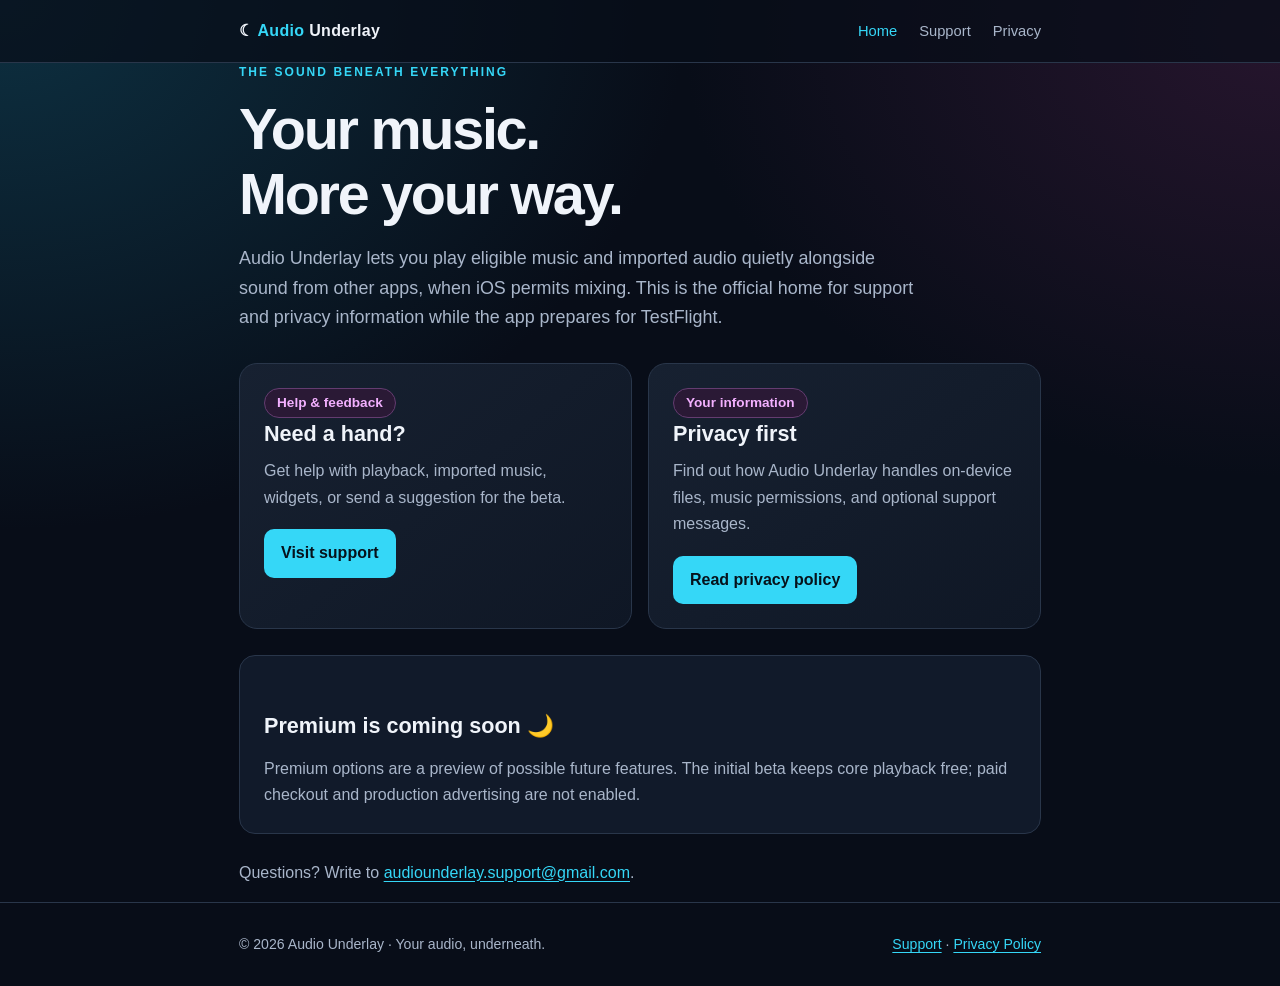
<file: index.html>
<!doctype html>
<html lang="en">
<head>
  <meta charset="utf-8">
  <meta name="viewport" content="width=device-width,initial-scale=1">
  <meta name="color-scheme" content="dark">
  <meta name="description" content="Audio Underlay: support and privacy information.">
  <title>Home | Audio Underlay</title>
  <link rel="stylesheet" href="style.css">
</head>
<body>
<header><div class="container"><a class="brand" href="./">☾ <span>Audio</span> Underlay</a><nav aria-label="Main navigation"><a href="./" aria-current="page">Home</a><a href="support.html" >Support</a><a href="privacy.html" >Privacy</a></nav></div></header>
<main class="container">
<p class="eyebrow">The sound beneath everything</p>
<h1>Your music.<br>More your way.</h1>
<p class="lead">Audio Underlay lets you play eligible music and imported audio quietly alongside sound from other apps, when iOS permits mixing. This is the official home for support and privacy information while the app prepares for TestFlight.</p>
<div class="cards">
  <section class="card"><span class="pill">Help & feedback</span><h2>Need a hand?</h2><p>Get help with playback, imported music, widgets, or send a suggestion for the beta.</p><a class="button" href="support.html">Visit support</a></section>
  <section class="card"><span class="pill">Your information</span><h2>Privacy first</h2><p>Find out how Audio Underlay handles on-device files, music permissions, and optional support messages.</p><a class="button" href="privacy.html">Read privacy policy</a></section>
</div>
<section class="panel"><h2>Premium is coming soon 🌙</h2><p>Premium options are a preview of possible future features. The initial beta keeps core playback free; paid checkout and production advertising are not enabled.</p></section>
<p>Questions? Write to <a href="mailto:audiounderlay.support@gmail.com">audiounderlay.support@gmail.com</a>.</p>
</main><footer><div class="container"><span>© 2026 Audio Underlay · Your audio, underneath.</span><span><a href="support.html">Support</a> · <a href="privacy.html">Privacy Policy</a></span></div></footer></body></html>
</file>
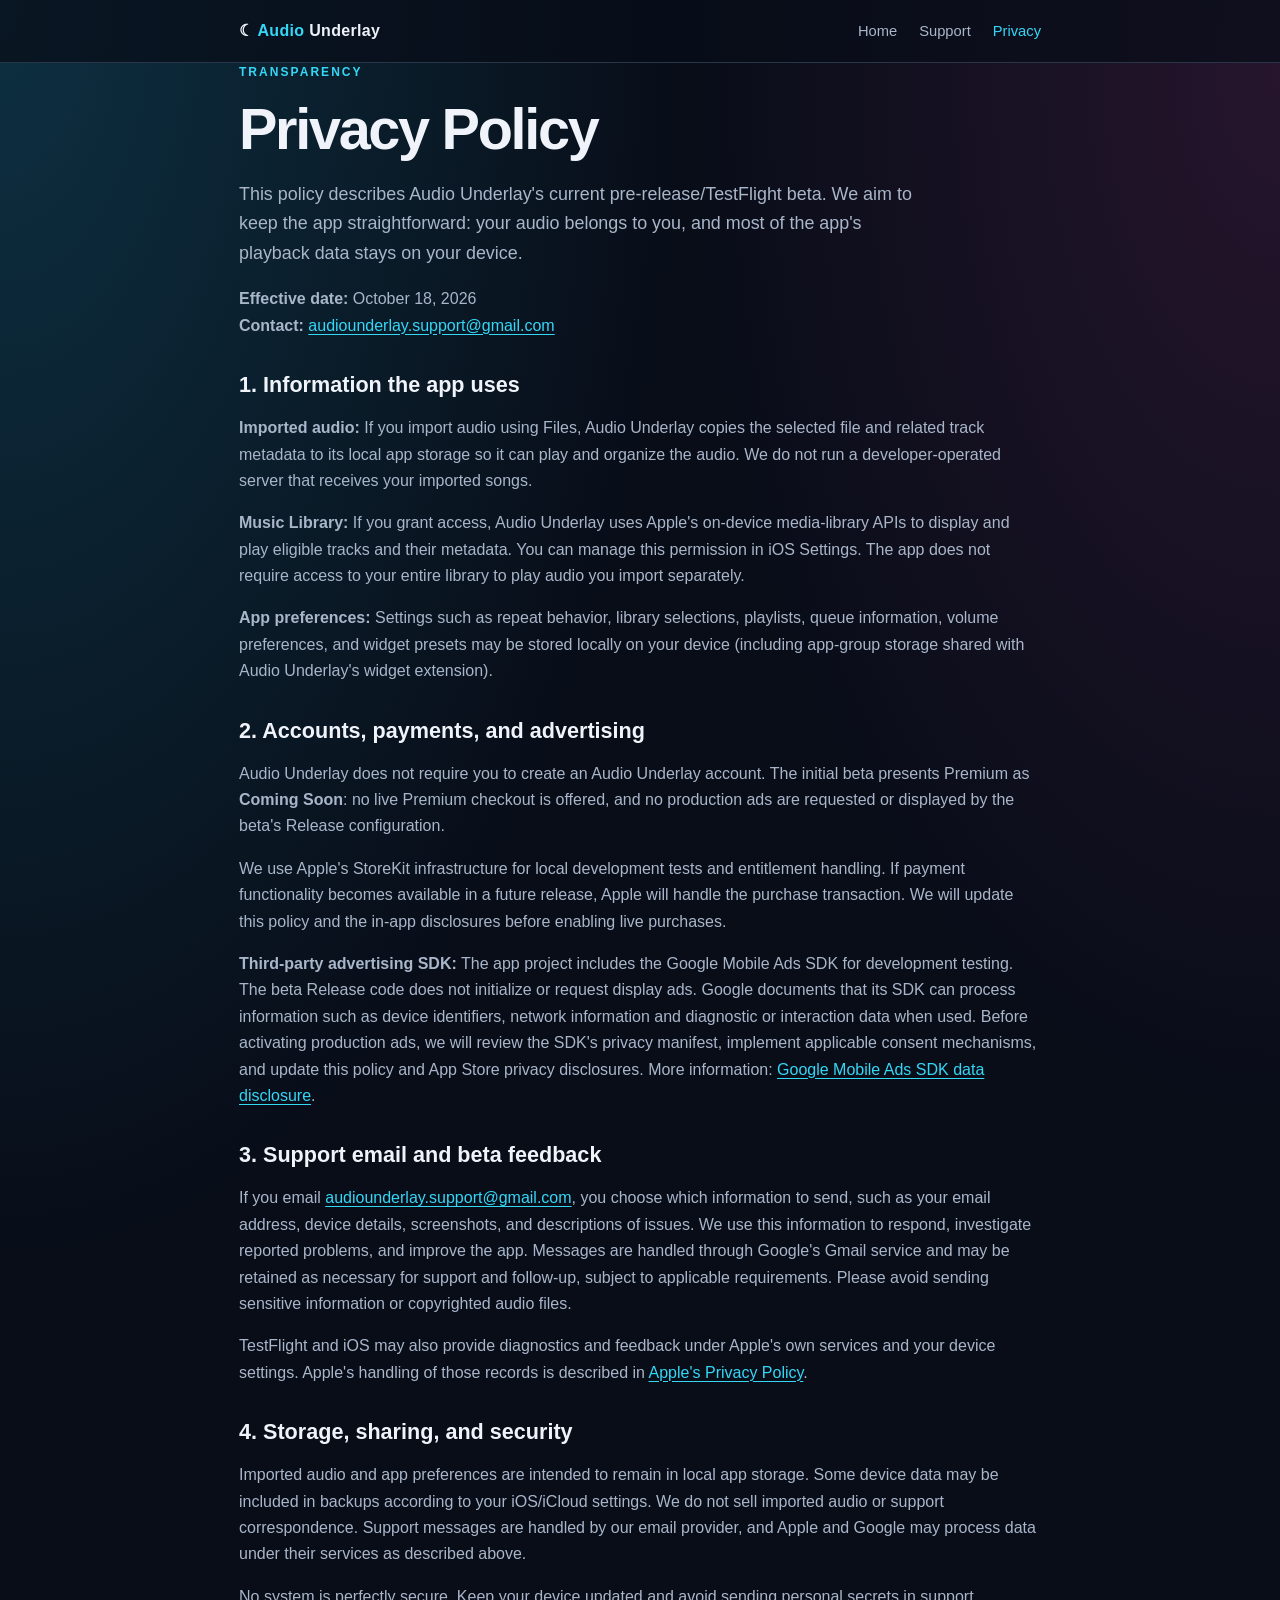
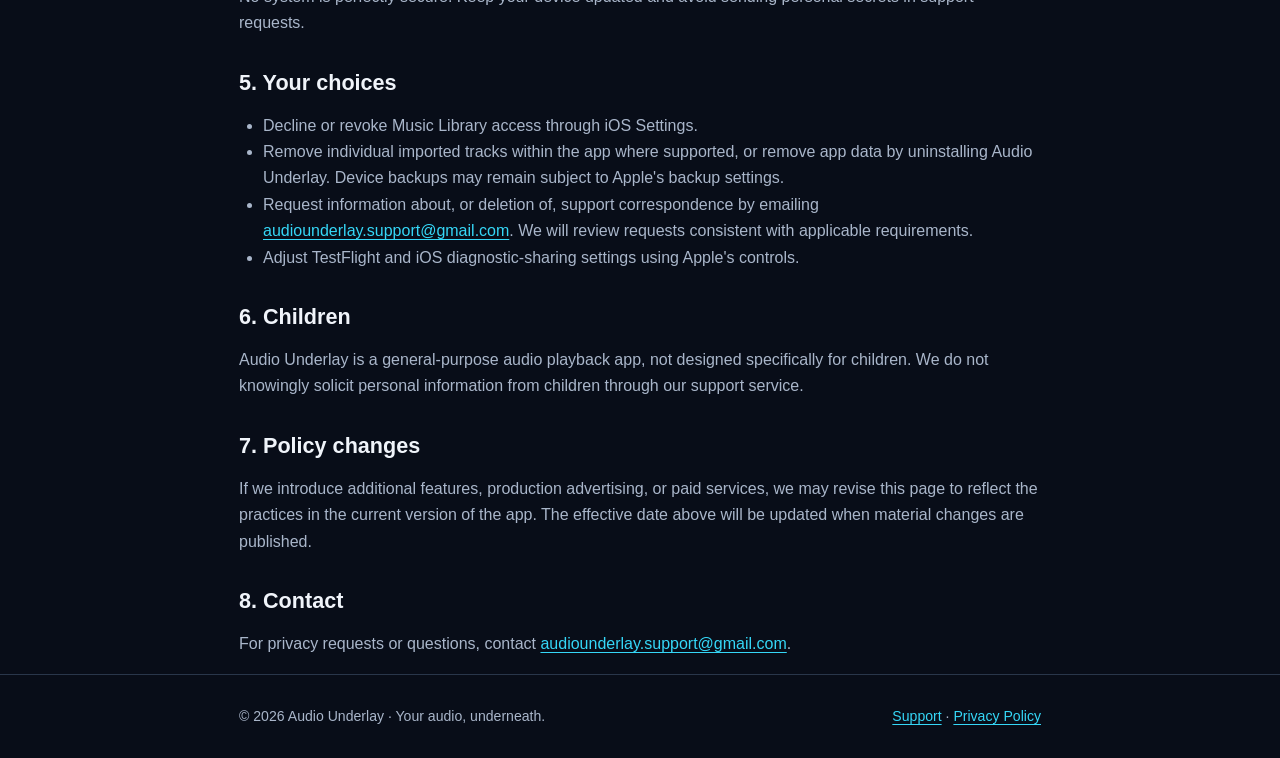
<file: privacy.html>
<!doctype html>
<html lang="en">
<head>
  <meta charset="utf-8">
  <meta name="viewport" content="width=device-width,initial-scale=1">
  <meta name="color-scheme" content="dark">
  <meta name="description" content="Audio Underlay: Privacy Policy.">
  <title>Privacy Policy | Audio Underlay</title>
  <link rel="stylesheet" href="style.css">
</head>
<body>
<header><div class="container"><a class="brand" href="./">☾ <span>Audio</span> Underlay</a><nav aria-label="Main navigation"><a href="./" >Home</a><a href="support.html" >Support</a><a href="privacy.html" aria-current="page">Privacy</a></nav></div></header>
<main class="container">
<p class="eyebrow">Transparency</p><h1>Privacy Policy</h1>
<p class="lead">This policy describes Audio Underlay's current pre-release/TestFlight beta. We aim to keep the app straightforward: your audio belongs to you, and most of the app's playback data stays on your device.</p>
<p><strong>Effective date:</strong> October 18, 2026<br><strong>Contact:</strong> <a href="mailto:audiounderlay.support@gmail.com">audiounderlay.support@gmail.com</a></p>
<h2>1. Information the app uses</h2>
<p><strong>Imported audio:</strong> If you import audio using Files, Audio Underlay copies the selected file and related track metadata to its local app storage so it can play and organize the audio. We do not run a developer-operated server that receives your imported songs.</p>
<p><strong>Music Library:</strong> If you grant access, Audio Underlay uses Apple's on-device media-library APIs to display and play eligible tracks and their metadata. You can manage this permission in iOS Settings. The app does not require access to your entire library to play audio you import separately.</p>
<p><strong>App preferences:</strong> Settings such as repeat behavior, library selections, playlists, queue information, volume preferences, and widget presets may be stored locally on your device (including app-group storage shared with Audio Underlay's widget extension).</p>
<h2>2. Accounts, payments, and advertising</h2>
<p>Audio Underlay does not require you to create an Audio Underlay account. The initial beta presents Premium as <strong>Coming Soon</strong>: no live Premium checkout is offered, and no production ads are requested or displayed by the beta's Release configuration.</p>
<p>We use Apple's StoreKit infrastructure for local development tests and entitlement handling. If payment functionality becomes available in a future release, Apple will handle the purchase transaction. We will update this policy and the in-app disclosures before enabling live purchases.</p>
<p><strong>Third-party advertising SDK:</strong> The app project includes the Google Mobile Ads SDK for development testing. The beta Release code does not initialize or request display ads. Google documents that its SDK can process information such as device identifiers, network information and diagnostic or interaction data when used. Before activating production ads, we will review the SDK's privacy manifest, implement applicable consent mechanisms, and update this policy and App Store privacy disclosures. More information: <a href="https://developers.google.com/admob/ios/privacy/data-disclosure">Google Mobile Ads SDK data disclosure</a>.</p>
<h2>3. Support email and beta feedback</h2>
<p>If you email <a href="mailto:audiounderlay.support@gmail.com">audiounderlay.support@gmail.com</a>, you choose which information to send, such as your email address, device details, screenshots, and descriptions of issues. We use this information to respond, investigate reported problems, and improve the app. Messages are handled through Google's Gmail service and may be retained as necessary for support and follow-up, subject to applicable requirements. Please avoid sending sensitive information or copyrighted audio files.</p>
<p>TestFlight and iOS may also provide diagnostics and feedback under Apple's own services and your device settings. Apple's handling of those records is described in <a href="https://www.apple.com/legal/privacy/">Apple's Privacy Policy</a>.</p>
<h2>4. Storage, sharing, and security</h2>
<p>Imported audio and app preferences are intended to remain in local app storage. Some device data may be included in backups according to your iOS/iCloud settings. We do not sell imported audio or support correspondence. Support messages are handled by our email provider, and Apple and Google may process data under their services as described above.</p>
<p>No system is perfectly secure. Keep your device updated and avoid sending personal secrets in support requests.</p>
<h2>5. Your choices</h2>
<ul><li>Decline or revoke Music Library access through iOS Settings.</li><li>Remove individual imported tracks within the app where supported, or remove app data by uninstalling Audio Underlay. Device backups may remain subject to Apple's backup settings.</li><li>Request information about, or deletion of, support correspondence by emailing <a href="mailto:audiounderlay.support@gmail.com">audiounderlay.support@gmail.com</a>. We will review requests consistent with applicable requirements.</li><li>Adjust TestFlight and iOS diagnostic-sharing settings using Apple's controls.</li></ul>
<h2>6. Children</h2><p>Audio Underlay is a general-purpose audio playback app, not designed specifically for children. We do not knowingly solicit personal information from children through our support service.</p>
<h2>7. Policy changes</h2><p>If we introduce additional features, production advertising, or paid services, we may revise this page to reflect the practices in the current version of the app. The effective date above will be updated when material changes are published.</p>
<h2>8. Contact</h2><p>For privacy requests or questions, contact <a href="mailto:audiounderlay.support@gmail.com">audiounderlay.support@gmail.com</a>.</p>
</main><footer><div class="container"><span>© 2026 Audio Underlay · Your audio, underneath.</span><span><a href="support.html">Support</a> · <a href="privacy.html">Privacy Policy</a></span></div></footer></body></html>
</file>
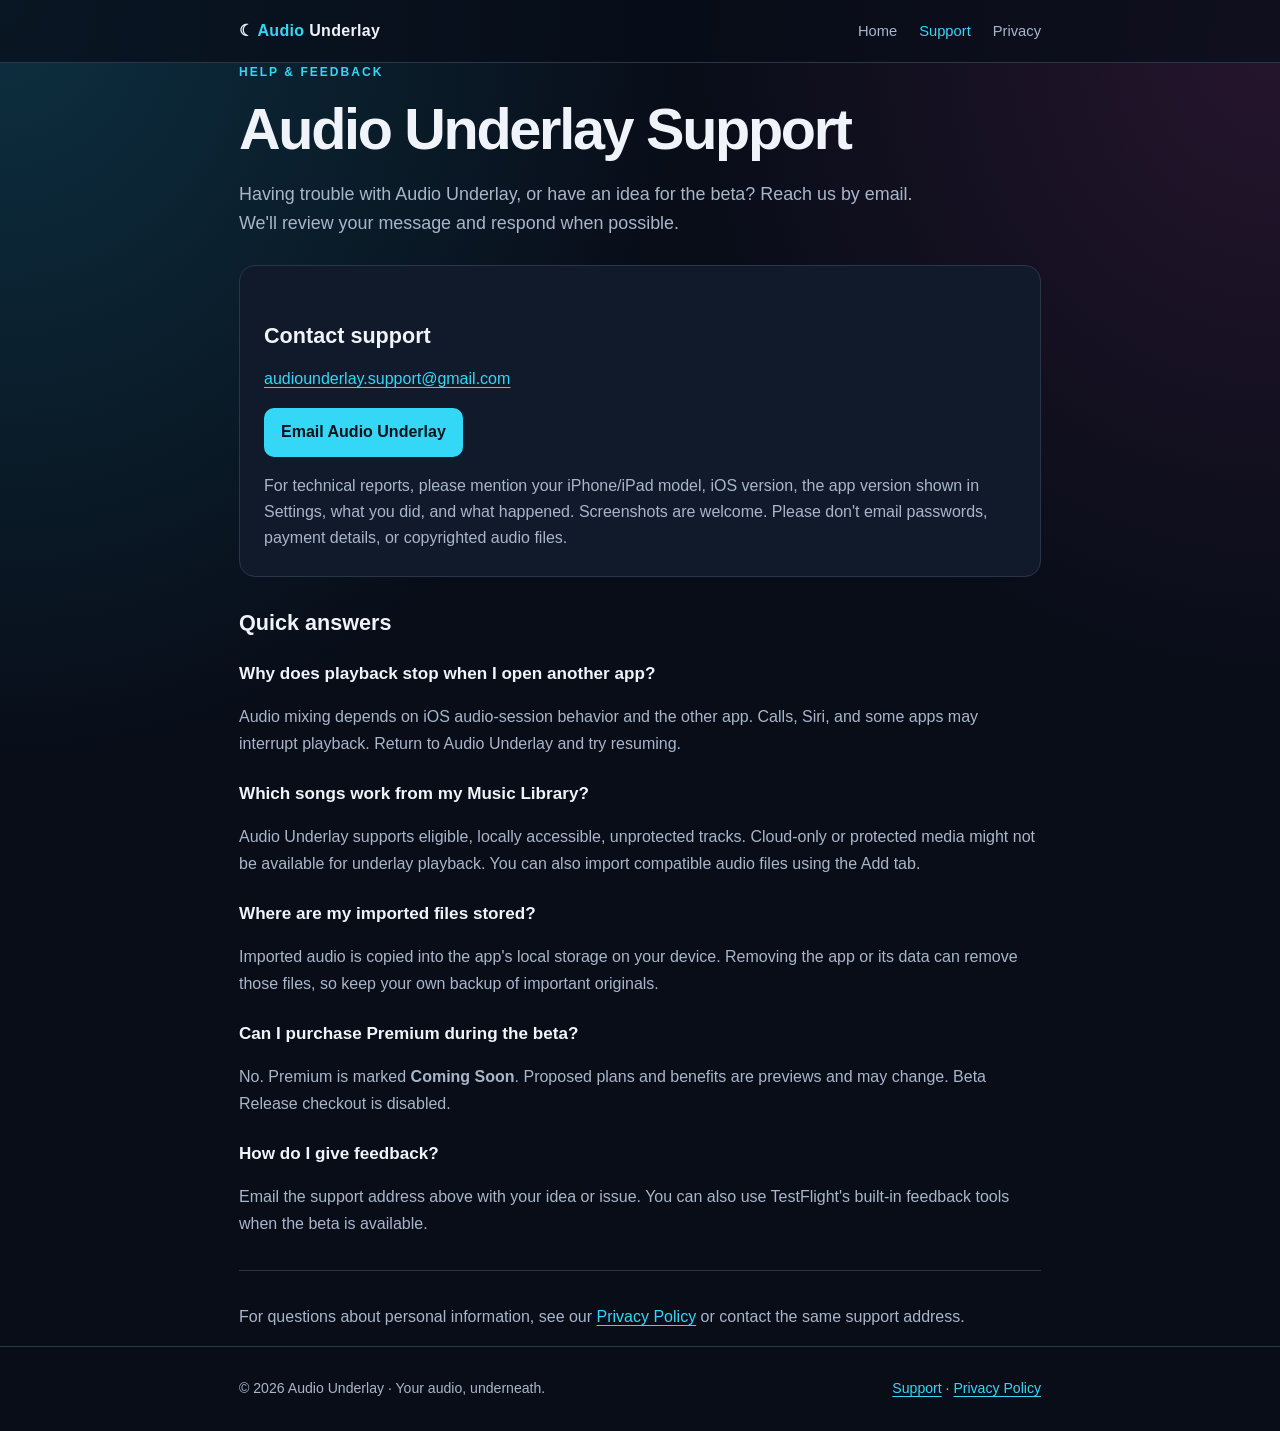
<file: support.html>
<!doctype html>
<html lang="en">
<head>
  <meta charset="utf-8">
  <meta name="viewport" content="width=device-width,initial-scale=1">
  <meta name="color-scheme" content="dark">
  <meta name="description" content="Audio Underlay: Support.">
  <title>Support | Audio Underlay</title>
  <link rel="stylesheet" href="style.css">
</head>
<body>
<header><div class="container"><a class="brand" href="./">☾ <span>Audio</span> Underlay</a><nav aria-label="Main navigation"><a href="./" >Home</a><a href="support.html" aria-current="page">Support</a><a href="privacy.html" >Privacy</a></nav></div></header>
<main class="container">
<p class="eyebrow">Help & feedback</p><h1>Audio Underlay Support</h1>
<p class="lead">Having trouble with Audio Underlay, or have an idea for the beta? Reach us by email. We'll review your message and respond when possible.</p>
<div class="panel"><h2>Contact support</h2><p><a href="mailto:audiounderlay.support@gmail.com">audiounderlay.support@gmail.com</a></p>
<a class="button" href="mailto:audiounderlay.support@gmail.com?subject=Audio%20Underlay%20Support">Email Audio Underlay</a>
<p>For technical reports, please mention your iPhone/iPad model, iOS version, the app version shown in Settings, what you did, and what happened. Screenshots are welcome. Please don't email passwords, payment details, or copyrighted audio files.</p></div>
<h2>Quick answers</h2>
<h3>Why does playback stop when I open another app?</h3><p>Audio mixing depends on iOS audio-session behavior and the other app. Calls, Siri, and some apps may interrupt playback. Return to Audio Underlay and try resuming.</p>
<h3>Which songs work from my Music Library?</h3><p>Audio Underlay supports eligible, locally accessible, unprotected tracks. Cloud-only or protected media might not be available for underlay playback. You can also import compatible audio files using the Add tab.</p>
<h3>Where are my imported files stored?</h3><p>Imported audio is copied into the app's local storage on your device. Removing the app or its data can remove those files, so keep your own backup of important originals.</p>
<h3>Can I purchase Premium during the beta?</h3><p>No. Premium is marked <strong>Coming Soon</strong>. Proposed plans and benefits are previews and may change. Beta Release checkout is disabled.</p>
<h3>How do I give feedback?</h3><p>Email the support address above with your idea or issue. You can also use TestFlight's built-in feedback tools when the beta is available.</p>
<hr class="rule"><p>For questions about personal information, see our <a href="privacy.html">Privacy Policy</a> or contact the same support address.</p>
</main><footer><div class="container"><span>© 2026 Audio Underlay · Your audio, underneath.</span><span><a href="support.html">Support</a> · <a href="privacy.html">Privacy Policy</a></span></div></footer></body></html>
</file>
<file: style.css>
:root{color-scheme:dark;--bg:#080d18;--surface:#111a2a;--line:#29364a;--text:#f0f4fa;--muted:#a9b6ca;--cyan:#35d7f7;--purple:#d67aef}*{box-sizing:border-box}html{scroll-behavior:smooth}body{margin:0;font-family:-apple-system,BlinkMacSystemFont,"Segoe UI",sans-serif;background:radial-gradient(ellipse at 0 0,#0d3041 0%,transparent 38%),radial-gradient(ellipse at 100% 3%,#26152d 0%,transparent 33%),var(--bg);color:var(--text);line-height:1.65;min-height:100vh}a{color:var(--cyan);text-underline-offset:3px}a:hover{color:#a1edff}.container{max-width:850px;margin:0 auto;padding:0 24px}header{border-bottom:1px solid var(--line);background:#080d18b8}header .container{display:flex;align-items:center;justify-content:space-between;gap:16px;padding-top:18px;padding-bottom:18px;flex-wrap:wrap}.brand{color:var(--text);font-weight:800;letter-spacing:.02em;text-decoration:none}.brand span{color:var(--cyan)}nav{display:flex;flex-wrap:wrap;gap:22px;font-size:.92rem}nav a{text-decoration:none;color:var(--muted)}nav a[aria-current=page]{color:var(--cyan)}main{padding-top:62px;padding-bottom:80px}.eyebrow{color:var(--cyan);text-transform:uppercase;letter-spacing:.17em;font-size:.75rem;font-weight:800;margin:0 0 14px}h1{font-size:clamp(2.2rem,6vw,3.6rem);line-height:1.12;letter-spacing:-.04em;margin:0 0 18px}h2{font-size:1.35rem;line-height:1.3;margin:32px 0 10px}h3{font-size:1.07rem;margin:23px 0 8px}p,li{color:var(--muted)}.lead{font-size:1.12rem;max-width:680px}.cards{display:grid;grid-template-columns:repeat(auto-fit,minmax(230px,1fr));gap:16px;margin-top:30px}.card{background:linear-gradient(140deg,#172131,#0f1725);border:1px solid var(--line);border-radius:18px;padding:24px}.card h2{margin:2px 0 10px}.card p{margin:0 0 18px}.button{display:inline-block;background:var(--cyan);color:#06121b;border-radius:10px;padding:11px 17px;text-decoration:none;font-weight:750}.button:hover{color:#06121b;background:#87ecff}.panel{background:var(--surface);border:1px solid var(--line);border-radius:16px;padding:24px;margin:26px 0}.panel p:last-child{margin-bottom:0}.pill{display:inline-block;border-radius:999px;border:1px solid #643c70;background:#2a1935;color:#f3b0ff;padding:3px 12px;font-size:.85rem;font-weight:750}.rule{height:1px;background:var(--line);border:0;margin:33px 0}footer{border-top:1px solid var(--line);padding:30px 0;font-size:.88rem}footer .container{display:flex;justify-content:space-between;gap:12px;flex-wrap:wrap}footer span{color:var(--muted)}ul{padding-left:24px}code{overflow-wrap:anywhere}@media(max-width:500px){header .container{padding-top:16px;padding-bottom:16px}nav{gap:12px}main{padding-top:44px}.container{padding:0 18px}.card,.panel{padding:20px}}
</file>
